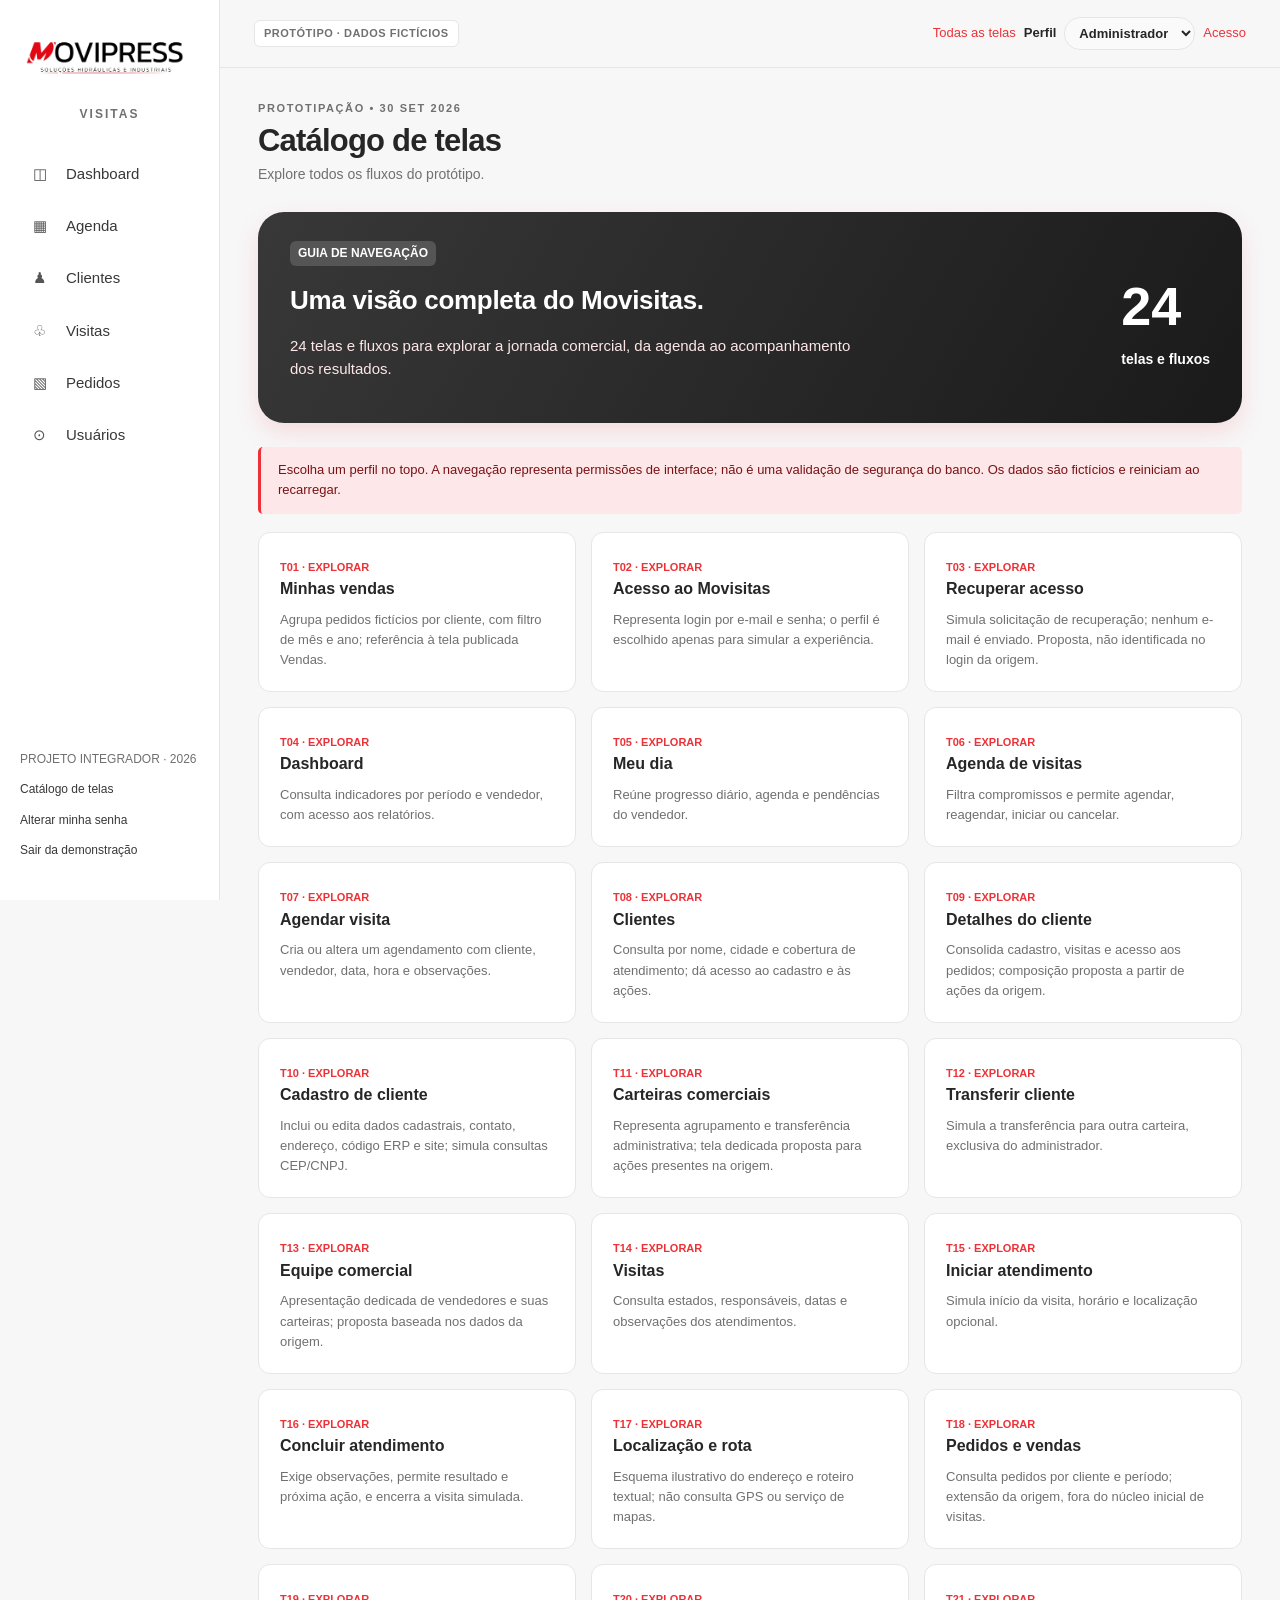
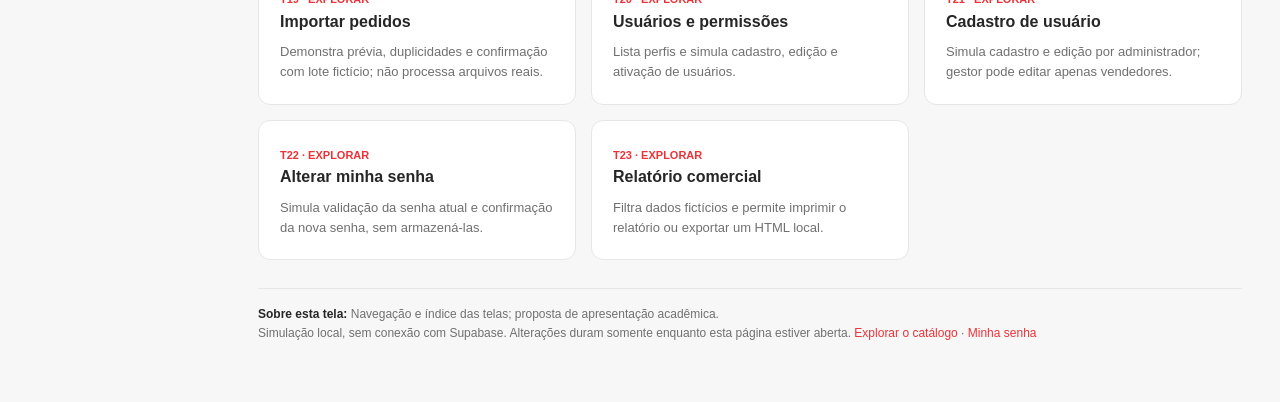
<file: Documentos/Prototipacao/index.html>
<!doctype html>
<html lang="pt-BR"><head><meta charset="utf-8"><meta name="viewport" content="width=device-width,initial-scale=1"><title>Movisitas • Protótipo</title><link rel="stylesheet" href="style.css"></head>
<body><a class="skip" href="#content">Pular para o conteúdo</a><div id="app"></div><div id="toast" role="status" aria-live="polite"></div><script src="app.js"></script></body></html>
</file>
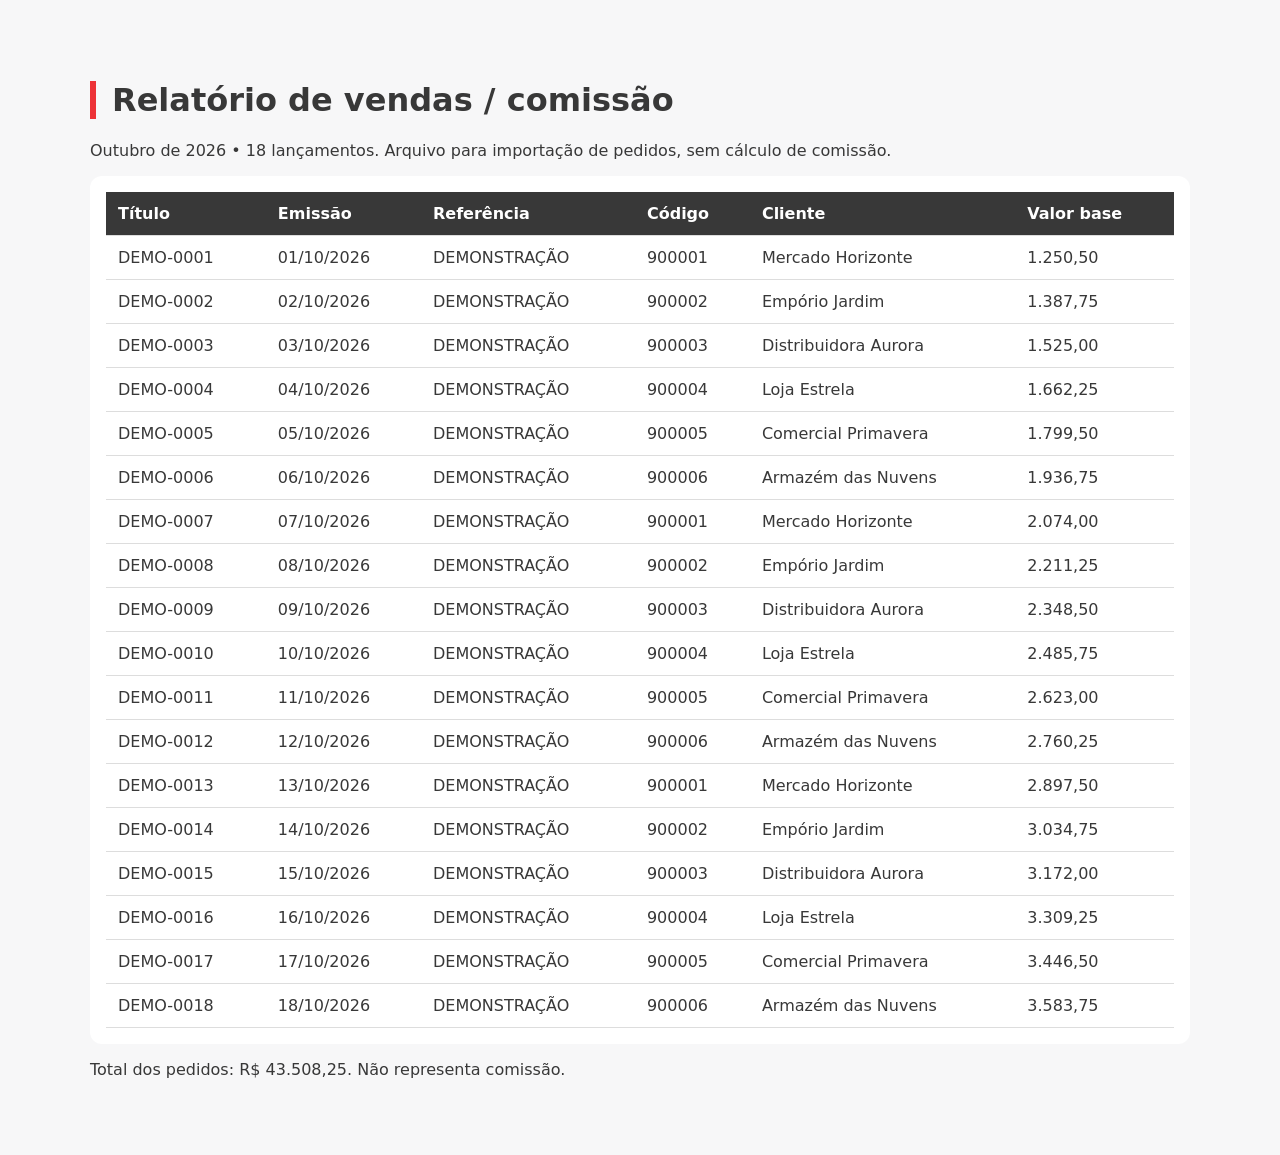
<file: assets/vendas-ficticias.html>
<!doctype html><html lang="pt-BR"><meta charset="utf-8"><meta name="viewport" content="width=device-width,initial-scale=1"><title>Relatório de vendas — Movisitas</title>
<style>body{font:16px system-ui;background:#f7f7f8;color:#383838;max-width:1100px;margin:40px auto;padding:20px}h1{border-left:6px solid #ed3237;padding-left:16px}section{overflow:auto;background:white;border-radius:12px;padding:16px}table{border-collapse:collapse;width:100%}th,td{padding:12px;border-bottom:1px solid #ddd;text-align:left}th{background:#383838;color:white}.badge{color:#a51218;font-weight:bold}</style>
<h1>Relatório de vendas / comissão</h1><p>Outubro de 2026 • 18 lançamentos. Arquivo para importação de pedidos, sem cálculo de comissão.</p><section><table><thead><tr><th>Título</th><th>Emissão</th><th>Referência</th><th>Código</th><th>Cliente</th><th>Valor base</th></tr></thead><tbody><tr><td>DEMO-0001</td><td>01/10/2026</td><td>DEMONSTRAÇÃO</td><td>900001</td><td>Mercado Horizonte</td><td>1.250,50</td></tr><tr><td>DEMO-0002</td><td>02/10/2026</td><td>DEMONSTRAÇÃO</td><td>900002</td><td>Empório Jardim</td><td>1.387,75</td></tr><tr><td>DEMO-0003</td><td>03/10/2026</td><td>DEMONSTRAÇÃO</td><td>900003</td><td>Distribuidora Aurora</td><td>1.525,00</td></tr><tr><td>DEMO-0004</td><td>04/10/2026</td><td>DEMONSTRAÇÃO</td><td>900004</td><td>Loja Estrela</td><td>1.662,25</td></tr><tr><td>DEMO-0005</td><td>05/10/2026</td><td>DEMONSTRAÇÃO</td><td>900005</td><td>Comercial Primavera</td><td>1.799,50</td></tr><tr><td>DEMO-0006</td><td>06/10/2026</td><td>DEMONSTRAÇÃO</td><td>900006</td><td>Armazém das Nuvens</td><td>1.936,75</td></tr><tr><td>DEMO-0007</td><td>07/10/2026</td><td>DEMONSTRAÇÃO</td><td>900001</td><td>Mercado Horizonte</td><td>2.074,00</td></tr><tr><td>DEMO-0008</td><td>08/10/2026</td><td>DEMONSTRAÇÃO</td><td>900002</td><td>Empório Jardim</td><td>2.211,25</td></tr><tr><td>DEMO-0009</td><td>09/10/2026</td><td>DEMONSTRAÇÃO</td><td>900003</td><td>Distribuidora Aurora</td><td>2.348,50</td></tr><tr><td>DEMO-0010</td><td>10/10/2026</td><td>DEMONSTRAÇÃO</td><td>900004</td><td>Loja Estrela</td><td>2.485,75</td></tr><tr><td>DEMO-0011</td><td>11/10/2026</td><td>DEMONSTRAÇÃO</td><td>900005</td><td>Comercial Primavera</td><td>2.623,00</td></tr><tr><td>DEMO-0012</td><td>12/10/2026</td><td>DEMONSTRAÇÃO</td><td>900006</td><td>Armazém das Nuvens</td><td>2.760,25</td></tr><tr><td>DEMO-0013</td><td>13/10/2026</td><td>DEMONSTRAÇÃO</td><td>900001</td><td>Mercado Horizonte</td><td>2.897,50</td></tr><tr><td>DEMO-0014</td><td>14/10/2026</td><td>DEMONSTRAÇÃO</td><td>900002</td><td>Empório Jardim</td><td>3.034,75</td></tr><tr><td>DEMO-0015</td><td>15/10/2026</td><td>DEMONSTRAÇÃO</td><td>900003</td><td>Distribuidora Aurora</td><td>3.172,00</td></tr><tr><td>DEMO-0016</td><td>16/10/2026</td><td>DEMONSTRAÇÃO</td><td>900004</td><td>Loja Estrela</td><td>3.309,25</td></tr><tr><td>DEMO-0017</td><td>17/10/2026</td><td>DEMONSTRAÇÃO</td><td>900005</td><td>Comercial Primavera</td><td>3.446,50</td></tr><tr><td>DEMO-0018</td><td>18/10/2026</td><td>DEMONSTRAÇÃO</td><td>900006</td><td>Armazém das Nuvens</td><td>3.583,75</td></tr></tbody></table></section><p>Total dos pedidos: R$ 43.508,25. Não representa comissão.</p></html>
</file>
<file: Documentos/Prototipacao/style.css>
:root{--ink:#262626;--muted:#707070;--green:#ED3237;--soft:#FDE7E8;--line:#E6E6E8;--paper:#F7F7F8;--orange:#a34f1a}*{box-sizing:border-box}body{margin:0;font:15px/1.55 'Segoe UI',Arial,sans-serif;color:var(--ink);background:var(--paper)}a{color:var(--green)}button,input,select,textarea{font:inherit}button,a,input,select,textarea{outline-offset:4px}button{cursor:pointer}button:disabled{cursor:default;opacity:.55}a{text-decoration:none}a:hover{text-decoration:underline}button{border:1px solid var(--line);border-radius:9px;padding:10px 16px;background:white;color:var(--ink);font-weight:600}button:hover{background:var(--soft)}.primary{background:var(--green);border-color:var(--green);color:white}.primary:hover{background:#c9242b}.danger{color:#a03131}.skip{position:absolute;left:10px;top:-100px;background:white;padding:10px;z-index:5}.skip:focus{top:10px}.shell{display:grid;grid-template-columns:238px 1fr;min-height:100vh}.sidebar{padding:28px 20px;background:#ffffff;color:#383838;display:flex;flex-direction:column;gap:28px;position:sticky;top:0;height:100vh}.brand{font-size:26px;font-weight:750;letter-spacing:-1px}.brand small{display:block;font-size:11px;letter-spacing:2px;color:#777777;margin-top:2px}.sidebar nav{display:grid;gap:5px}.sidebar nav a{color:#383838;padding:10px 13px;border-radius:8px;display:flex;gap:13px}.sidebar nav a.active{background:#FDE7E8;color:white}.nav-icon{width:20px;opacity:.85}.sidebar .bottom{margin-top:auto;font-size:12px;color:#777777}.sidebar .bottom a{color:white;display:block;margin:12px 0}.main{min-width:0}.top{display:flex;justify-content:space-between;align-items:center;gap:16px;border-bottom:1px solid var(--line);padding:17px 34px;background:white}.top .roles{display:flex;gap:8px;align-items:center;font-size:13px}.top select{padding:7px 10px;width:auto}.proto{background:#fff4d9;color:#705019;border:1px solid #eddcac;padding:4px 9px;border-radius:6px;font-size:11px;font-weight:700;letter-spacing:.5px}.content{max-width:1450px;margin:auto;padding:32px 38px 60px}.heading{display:flex;justify-content:space-between;align-items:center;gap:16px;margin:0 0 26px}.eyebrow{font-size:11px;font-weight:700;letter-spacing:1.6px;color:var(--green);text-transform:uppercase;margin-bottom:5px}h1{font-size:31px;letter-spacing:-.8px;margin:0 0 5px;line-height:1.2}h2{font-size:19px;letter-spacing:-.3px;margin:0 0 14px}h3{font-size:16px;margin:0 0 8px}p{margin:0 0 15px}.muted,.heading p{color:var(--muted)}.heading p{margin:0;font-size:14px}.actions{display:flex;gap:9px;flex-wrap:wrap}.grid{display:grid;gap:20px}.cols{grid-template-columns:1.45fr 1fr}.cards{grid-template-columns:repeat(4,1fr);margin-bottom:24px}.card{background:white;border:1px solid var(--line);border-radius:14px;padding:23px;box-shadow:0 4px 12px #15382f03}.metric span{font-size:13px;color:var(--muted)}.metric strong{display:block;font-size:34px;font-weight:650;line-height:1.6}.metric small{color:var(--green)}.hero{background:#383838;color:white;border-radius:16px;padding:28px 32px;margin-bottom:24px;display:flex;justify-content:space-between;gap:20px;align-items:center}.hero p{color:#FDE7E8;max-width:570px}.hero h2{font-size:26px}.hero .tag{background:#555555;color:white}.hero-number{font-size:54px;font-weight:600}.tag{display:inline-block;border-radius:6px;background:var(--soft);color:var(--green);padding:3px 8px;font-size:12px;font-weight:600}.tag.started{background:#fff1db;color:#8d5418}.tag.cancelled{background:#f8e8e7;color:#942d2d}.tag.scheduled{background:#edf0fb;color:#435599}.toolbar{display:flex;gap:12px;align-items:end;flex-wrap:wrap;margin-bottom:18px}.toolbar label{flex:1;min-width:150px}.toolbar button{margin-bottom:0}label{display:grid;gap:6px;font-size:13px;font-weight:600}input,select,textarea{border:1px solid #E6E6E8;border-radius:8px;background:white;padding:10px 12px;min-width:0;width:100%;color:var(--ink)}textarea{min-height:110px;resize:vertical}input[type=checkbox]{width:auto}label.check{display:flex;align-items:center;gap:8px}form .fields{display:grid;grid-template-columns:1fr 1fr;gap:18px}form .wide{grid-column:1/-1}form .actions{margin-top:23px;border-top:1px solid var(--line);padding-top:20px}.note{padding:13px 17px;background:#FDE7E8;border-left:3px solid #ED3237;border-radius:5px;font-size:13px;color:#7A1115;margin:18px 0}.table-wrap{overflow:auto}table{border-collapse:collapse;width:100%;text-align:left;font-size:14px}th{font-size:11px;text-transform:uppercase;letter-spacing:.7px;color:var(--muted);background:#FAFAFB}th,td{padding:14px 12px;border-bottom:1px solid var(--line);vertical-align:middle}td strong{display:block}td small{color:var(--muted)}td .actions{flex-wrap:nowrap}td button{padding:6px 10px;font-size:12px}tr:last-child td{border-bottom:0}.avatar{background:#FDE7E8;color:#7A1115;font-weight:700;display:inline-grid;place-items:center;width:36px;height:36px;border-radius:11px}.person{display:flex;align-items:center;gap:10px}.bar-row{margin:18px 0}.bar-row span{display:flex;justify-content:space-between;font-size:13px;margin-bottom:7px}.bar{height:9px;background:#eeeeee;border-radius:7px;overflow:hidden}.bar i{display:block;height:100%;background:#86EFAC;border-radius:7px}.timeline{display:grid;gap:0}.event{display:grid;grid-template-columns:70px 1fr;gap:16px;padding:17px 0;border-bottom:1px solid var(--line)}.event time{font-weight:700;color:var(--green)}.event p{margin:3px 0;font-size:13px;color:var(--muted)}.event .actions{margin-top:8px}.details{display:grid;grid-template-columns:1fr 1fr;gap:15px}.details dt{font-size:12px;color:var(--muted)}.details dd{margin:3px 0 0;font-weight:600}.empty{text-align:center;padding:45px;color:var(--muted)}.catalog{display:grid;grid-template-columns:repeat(3,1fr);gap:15px}.catalog a{display:block;color:var(--ink);border:1px solid var(--line);background:white;padding:21px;border-radius:12px}.catalog a:hover{border-color:var(--green);text-decoration:none}.catalog small{color:var(--green);font-size:11px;font-weight:700}.catalog p{font-size:13px;color:var(--muted);margin:7px 0 0}.login{display:grid;grid-template-columns:1fr 1fr;min-height:calc(100vh - 190px);border-radius:20px;overflow:hidden;border:1px solid var(--line)}.login-art{background:#383838;color:white;padding:50px;display:flex;flex-direction:column;justify-content:center}.login-art h2{font-size:43px;line-height:1.14;max-width:400px}.login-art p{color:#FDE7E8}.login-form{background:white;padding:45px;display:flex;flex-direction:column;justify-content:center}.login-form label{margin:15px 0}.map{position:relative;background:#edf1e9;border-radius:12px;overflow:hidden;height:320px;border:1px solid var(--line)}.map svg{width:100%;height:100%}.map-label{position:absolute;bottom:12px;left:12px;background:white;padding:7px 12px;border-radius:7px;font-size:12px}.location{display:flex;gap:12px;align-items:center;padding:18px;background:var(--soft);border-radius:10px;margin-bottom:18px}.location .dot{width:10px;height:10px;border-radius:50%;background:#318365}.chips{display:flex;gap:8px;flex-wrap:wrap;margin:15px 0}.chip{font-size:12px;padding:7px 12px}.chip.active{background:var(--green);color:white}.summary{border-top:1px solid var(--line);margin-top:28px;padding-top:16px;color:var(--muted);font-size:12px}.summary b{color:var(--ink)}#toast{position:fixed;bottom:22px;right:24px;max-width:calc(100vw - 40px);padding:14px 22px;border-radius:12px;background:#383838;color:white;box-shadow:0 8px 30px #122f3030;display:none;z-index:10}#toast.show{display:block}.upload{border:2px dashed #ED3237;border-radius:12px;padding:32px;text-align:center;background:#FAFAFB}.error{color:#992f2f;font-weight:600}.selected{outline:2px solid var(--green)}.print-title{display:none}@media(max-width:1050px){.shell{grid-template-columns:195px 1fr}.sidebar{padding:20px 14px}.content{padding:25px}.cards{grid-template-columns:repeat(2,1fr)}.cols{grid-template-columns:1fr}.catalog{grid-template-columns:repeat(2,1fr)}.login-art{padding:30px}.login-form{padding:30px}}@media(max-width:700px){.shell{display:block}.sidebar{position:static;height:auto;padding:16px;gap:12px}.brand{font-size:23px}.brand small{display:none}.sidebar nav{display:flex;overflow-x:auto;gap:6px}.sidebar nav a{white-space:nowrap;font-size:13px;padding:8px}.sidebar .bottom{display:none}.top{padding:12px 16px;flex-wrap:wrap}.top .roles{width:100%;justify-content:space-between}.content{padding:22px 16px 45px}.heading{align-items:start;flex-direction:column}h1{font-size:27px}.cards{gap:10px}.card{padding:17px}.metric strong{font-size:29px}.catalog{grid-template-columns:1fr}.hero{padding:23px;align-items:start}.hero-number{font-size:36px}.hero h2{font-size:23px}.hero p{font-size:13px}form .fields{grid-template-columns:1fr}.login{display:block}.login-art{padding:25px}.login-art h2{font-size:29px;margin:0 0 12px}.login-form{padding:25px}.toolbar{display:grid;grid-template-columns:1fr 1fr}.toolbar label{min-width:0}.details{grid-template-columns:1fr}.table-wrap{max-width:100%}table{min-width:570px}.event{grid-template-columns:56px 1fr;gap:10px}.actions button{max-width:100%}.top .proto{font-size:10px}}@media print{.sidebar,.top,.heading .actions,.toolbar,.summary,#toast,.actions{display:none!important}.shell{display:block}.content{padding:0}.card{break-inside:avoid;box-shadow:none}.print-title{display:block}body{background:white;font-size:12px}table{min-width:0}}
.content:focus{outline:none}

/* Identidade visual conferida no aplicativo publicado e no tema Flutter. */
.shell{grid-template-columns:220px 1fr}.sidebar{border-right:1px solid #E6E6E8}.sidebar nav a.active{color:#7A1115}.sidebar .bottom a{color:#383838}.brand-logo{width:170px;max-width:100%;height:auto}.brand-compact{display:none}.brand small{color:#707070;font-size:12px;text-align:center;margin-top:8px}.card{border-radius:24px;box-shadow:none}.hero{background:linear-gradient(120deg,#383838,#1A1A1A);border-radius:26px;box-shadow:0 10px 24px #ed323722}.hero .tag{background:#555}.hero .bar{background:#ffffff44;margin:18px 0 7px}.hero .bar i{background:#86EFAC}.hero .daily-count{display:flex;background:#ffffff22;border:1px solid #ffffff33;border-radius:20px;gap:28px;padding:18px 26px}.daily-count strong{display:block;text-align:center;font-size:32px}.daily-count span{font-size:13px}.daily>div:first-child{flex:1}.primary,button{border-radius:24px}.primary{background:#ED3237;border-color:#ED3237;color:#fff}.primary:hover{background:#c9242b}.tag.confirmed{background:#dff8ee;color:#168a6e}.tag.started{background:#fff0d5;color:#a9690e}.tag.scheduled{background:#FDE7E8;color:#7A1115}.avatar{border-radius:50%}.coverage{background:#fffafa;margin-bottom:16px}.coverage-heading{display:flex;justify-content:space-between;gap:12px;align-items:center}.coverage-heading h2{margin:0}.chip.active{background:#FDE7E8;color:#7A1115;border-color:#edc7c9}.waiting{background:#fffcf4;margin-bottom:18px}.agenda-title{text-align:center;font-weight:650;margin-bottom:18px}.review{margin-top:20px}.client-list{padding:0}.client-row{display:flex;gap:18px;align-items:center;padding:20px;border-bottom:1px solid #E6E6E8}.client-row:last-child{border-bottom:0}.client-row>div{flex:1;min-width:0}.client-row p{font-size:13px;margin:4px 0;color:#707070}.sales-total{background:#fceff0;border-radius:16px;padding:13px 20px}.sales-total strong{font-size:23px;color:#b6232b;display:block}.sales-total small{display:block}.sales-row{display:flex;gap:14px;align-items:center;background:#FAFAFB;border:1px solid #E6E6E8;border-radius:16px;padding:15px;margin:9px 0}.sales-row>div{flex:1}.sales-row small{display:block;color:#707070}.sales-row>b{color:#168a6e}.sales-icon{color:#ED3237;font-size:24px}input,select,textarea{background:#FAFAFB;border:1px solid #E6E6E8;border-radius:16px}.auth-shell .sidebar{display:none}.auth-shell{grid-template-columns:1fr}.auth-shell .heading{display:none}.login{display:block;max-width:460px;min-height:0;margin:35px auto;border-radius:24px}.login-form{padding:32px}.login-logo{width:260px;max-width:100%;margin:0 auto 22px}.login-form h2{text-align:center}.login-form p{text-align:center}.content>form.card{background:#f6e5e3;max-width:800px;margin:auto}.eyebrow{color:#707070}.sidebar .bottom{color:#707070}.sidebar nav{gap:9px}.top{background:#F7F7F8}.proto{background:#fff;color:#707070;border-color:#E6E6E8}
@media(min-width:701px) and (max-width:1159px){.shell{grid-template-columns:80px 1fr}.sidebar{padding:22px 10px;align-items:center}.brand-logo,.brand small,.nav-text,.sidebar .bottom{display:none}.brand-compact{display:grid;place-items:center;width:42px;height:42px;border-radius:14px;background:#ED3237;color:white;font-style:italic;font-weight:800;font-size:27px}.sidebar nav a{padding:8px 15px}.sidebar nav a.active{border-radius:22px}.content{padding:26px 24px}.auth-shell{grid-template-columns:1fr}}
@media(max-width:700px){.shell{display:block}.sidebar{position:fixed;bottom:0;top:auto;left:0;width:100%;height:72px;padding:8px;background:white;border-top:1px solid #E6E6E8;z-index:8}.sidebar>.brand{display:none}.sidebar nav{justify-content:space-around;width:100%;gap:2px}.sidebar nav a{display:flex;flex-direction:column;align-items:center;gap:0;padding:3px 9px;font-size:11px}.sidebar nav .nav-icon{font-size:22px;width:auto}.content{padding-bottom:100px}.sidebar .bottom{display:none}.daily{flex-direction:column}.daily-count{width:100%;justify-content:space-around}.hero>div{width:100%}.client-row{gap:10px;flex-wrap:wrap;padding:15px}.client-row button{margin-left:46px}.coverage-heading{align-items:start;flex-direction:column}.sales-row{align-items:start;flex-wrap:wrap}.sales-row>b{margin-left:auto}.auth-shell .content{padding-bottom:30px}.login{margin:20px auto}.login-form{padding:24px}}
</file>
